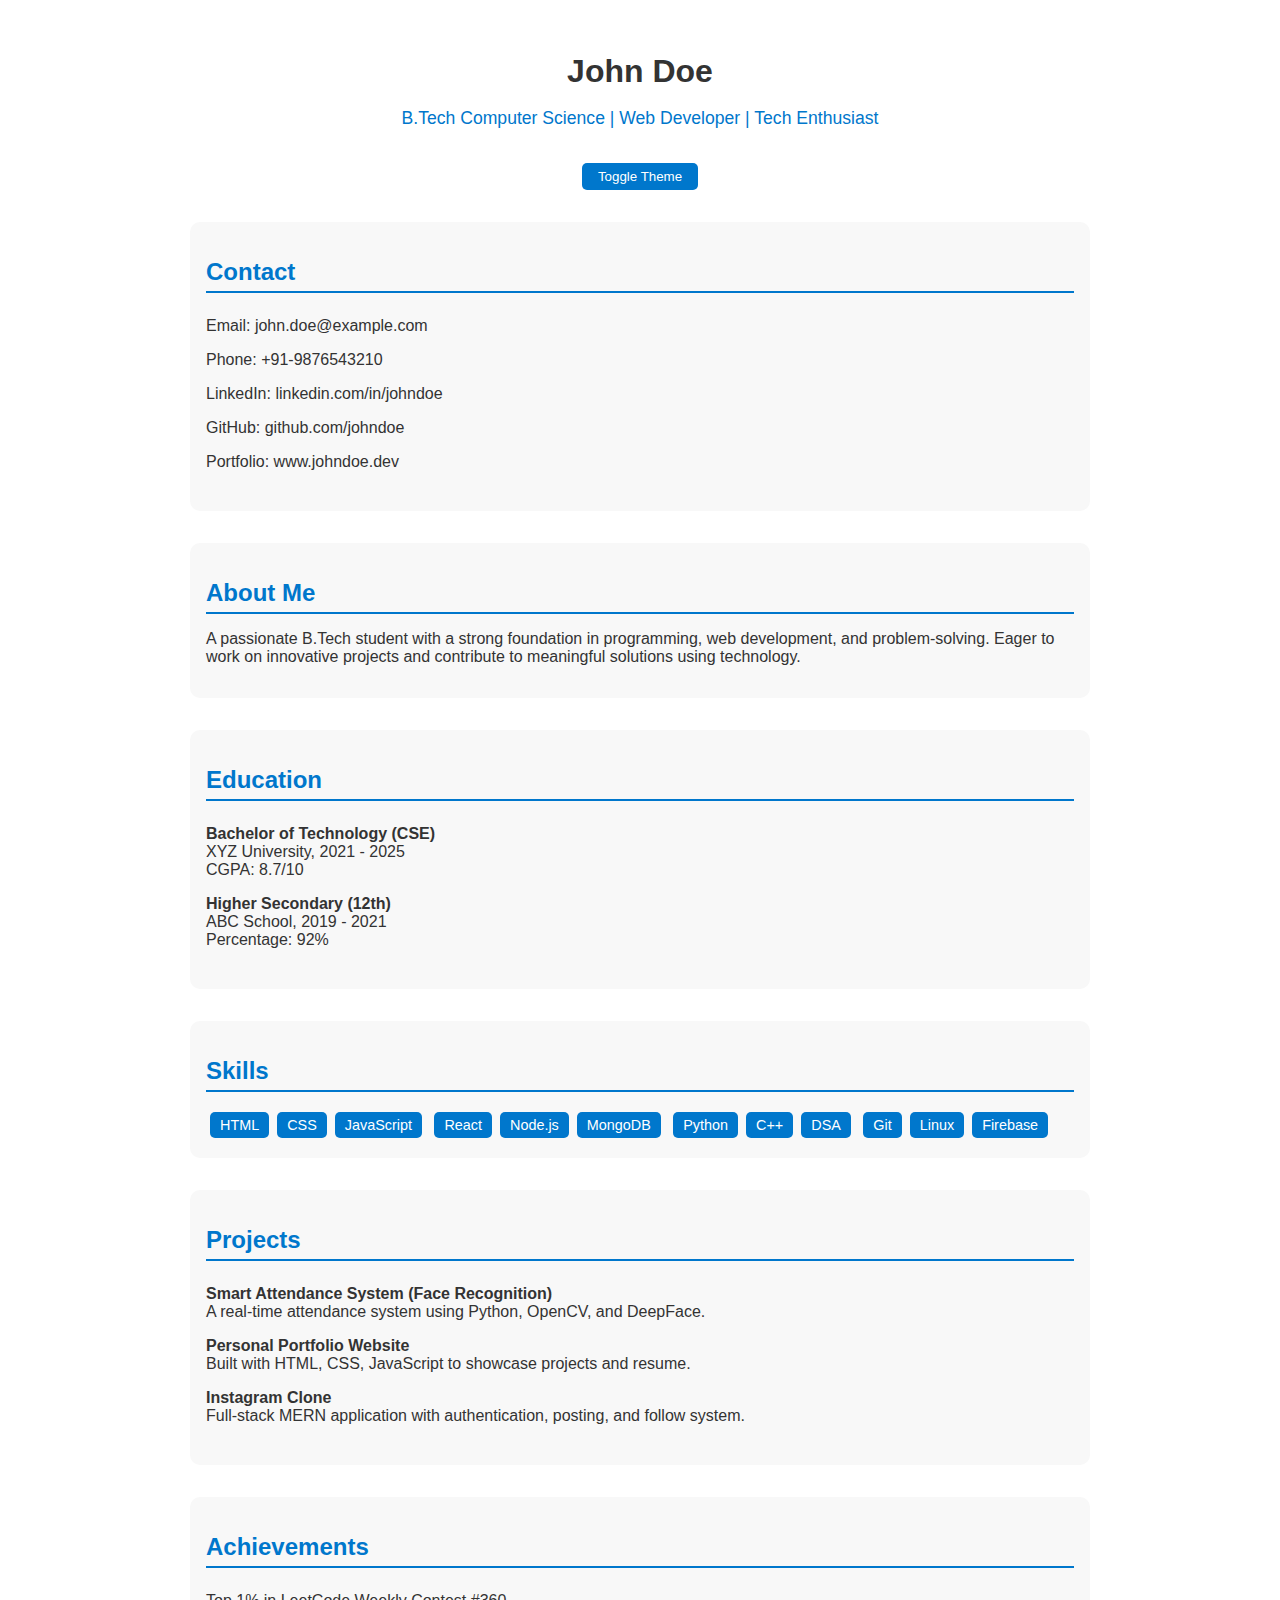
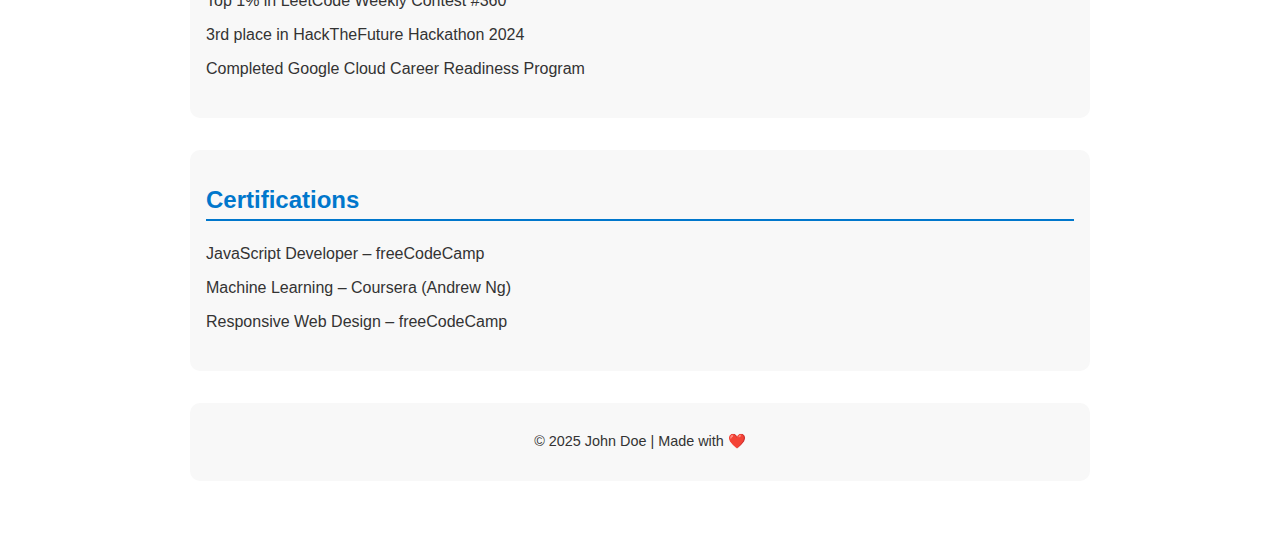
<file: index.html>
<!DOCTYPE html>
<html lang="en">
<head>
  <meta charset="UTF-8" />
  <meta name="viewport" content="width=device-width, initial-scale=1.0"/>
  <title>B.Tech Student Resume</title>
  <link rel="stylesheet" href="./index.css"/>
  <script defer src="./index.js"></script>
</head>
<body>
  <div class="container">
    <header>
      <h1>John Doe</h1>
      <p>B.Tech Computer Science | Web Developer | Tech Enthusiast</p>
      <button id="theme-toggle">Toggle Theme</button>
    </header>

    <section class="contact">
      <h2>Contact</h2>
      <ul>
        <li>Email: john.doe@example.com</li>
        <li>Phone: +91-9876543210</li>
        <li>LinkedIn: linkedin.com/in/johndoe</li>
        <li>GitHub: github.com/johndoe</li>
        <li>Portfolio: www.johndoe.dev</li>
      </ul>
    </section>

    <section class="about">
      <h2>About Me</h2>
      <p>
        A passionate B.Tech student with a strong foundation in programming, web development, and problem-solving. Eager to work on innovative projects and contribute to meaningful solutions using technology.
      </p>
    </section>

    <section class="education">
      <h2>Education</h2>
      <ul>
        <li>
          <strong>Bachelor of Technology (CSE)</strong><br/>
          XYZ University, 2021 - 2025<br/>
          CGPA: 8.7/10
        </li>
        <li>
          <strong>Higher Secondary (12th)</strong><br/>
          ABC School, 2019 - 2021<br/>
          Percentage: 92%
        </li>
      </ul>
    </section>

    <section class="skills">
      <h2>Skills</h2>
      <div class="skill-tags">
        <span>HTML</span><span>CSS</span><span>JavaScript</span>
        <span>React</span><span>Node.js</span><span>MongoDB</span>
        <span>Python</span><span>C++</span><span>DSA</span>
        <span>Git</span><span>Linux</span><span>Firebase</span>
      </div>
    </section>

    <section class="projects">
      <h2>Projects</h2>
      <ul>
        <li>
          <strong>Smart Attendance System (Face Recognition)</strong><br/>
          A real-time attendance system using Python, OpenCV, and DeepFace.
        </li>
        <li>
          <strong>Personal Portfolio Website</strong><br/>
          Built with HTML, CSS, JavaScript to showcase projects and resume.
        </li>
        <li>
          <strong>Instagram Clone</strong><br/>
          Full-stack MERN application with authentication, posting, and follow system.
        </li>
      </ul>
    </section>

    <section class="achievements">
      <h2>Achievements</h2>
      <ul>
        <li>Top 1% in LeetCode Weekly Contest #360</li>
        <li>3rd place in HackTheFuture Hackathon 2024</li>
        <li>Completed Google Cloud Career Readiness Program</li>
      </ul>
    </section>

    <section class="certifications">
      <h2>Certifications</h2>
      <ul>
        <li>JavaScript Developer – freeCodeCamp</li>
        <li>Machine Learning – Coursera (Andrew Ng)</li>
        <li>Responsive Web Design – freeCodeCamp</li>
      </ul>
    </section>

    <section class="footer">
      <p>© 2025 John Doe | Made with ❤️</p>
    </section>
  </div>
</body>
</html>
</file>
<file: index.css>
:root {
  --bg-color: #ffffff;
  --text-color: #333;
  --accent-color: #0077cc;
  --card-bg: #f8f8f8;
}

.dark {
  --bg-color: #1a1a1a;
  --text-color: #e0e0e0;
  --accent-color: #00bfff;
  --card-bg: #2a2a2a;
}

body {
  margin: 0;
  font-family: 'Segoe UI', sans-serif;
  background-color: var(--bg-color);
  color: var(--text-color);
  transition: 0.3s ease;
}

.container {
  max-width: 900px;
  margin: auto;
  padding: 2rem;
}

header {
  text-align: center;
  margin-bottom: 2rem;
}

header h1 {
  margin-bottom: 0.2rem;
}

header p {
  font-size: 1.1rem;
  color: var(--accent-color);
}

#theme-toggle {
  padding: 0.4rem 1rem;
  margin-top: 1rem;
  border: none;
  background-color: var(--accent-color);
  color: white;
  cursor: pointer;
  border-radius: 5px;
}

section {
  margin-bottom: 2rem;
  background: var(--card-bg);
  padding: 1rem;
  border-radius: 10px;
}

h2 {
  color: var(--accent-color);
  border-bottom: 2px solid var(--accent-color);
  padding-bottom: 5px;
  margin-bottom: 1rem;
}

ul {
  list-style: none;
  padding: 0;
}

ul li {
  padding: 0.5rem 0;
}

.skill-tags span {
  display: inline-block;
  background: var(--accent-color);
  color: white;
  padding: 5px 10px;
  margin: 4px;
  border-radius: 5px;
  font-size: 0.9rem;
}

.footer {
  text-align: center;
  font-size: 0.9rem;
  margin-top: 2rem;
}
</file>
